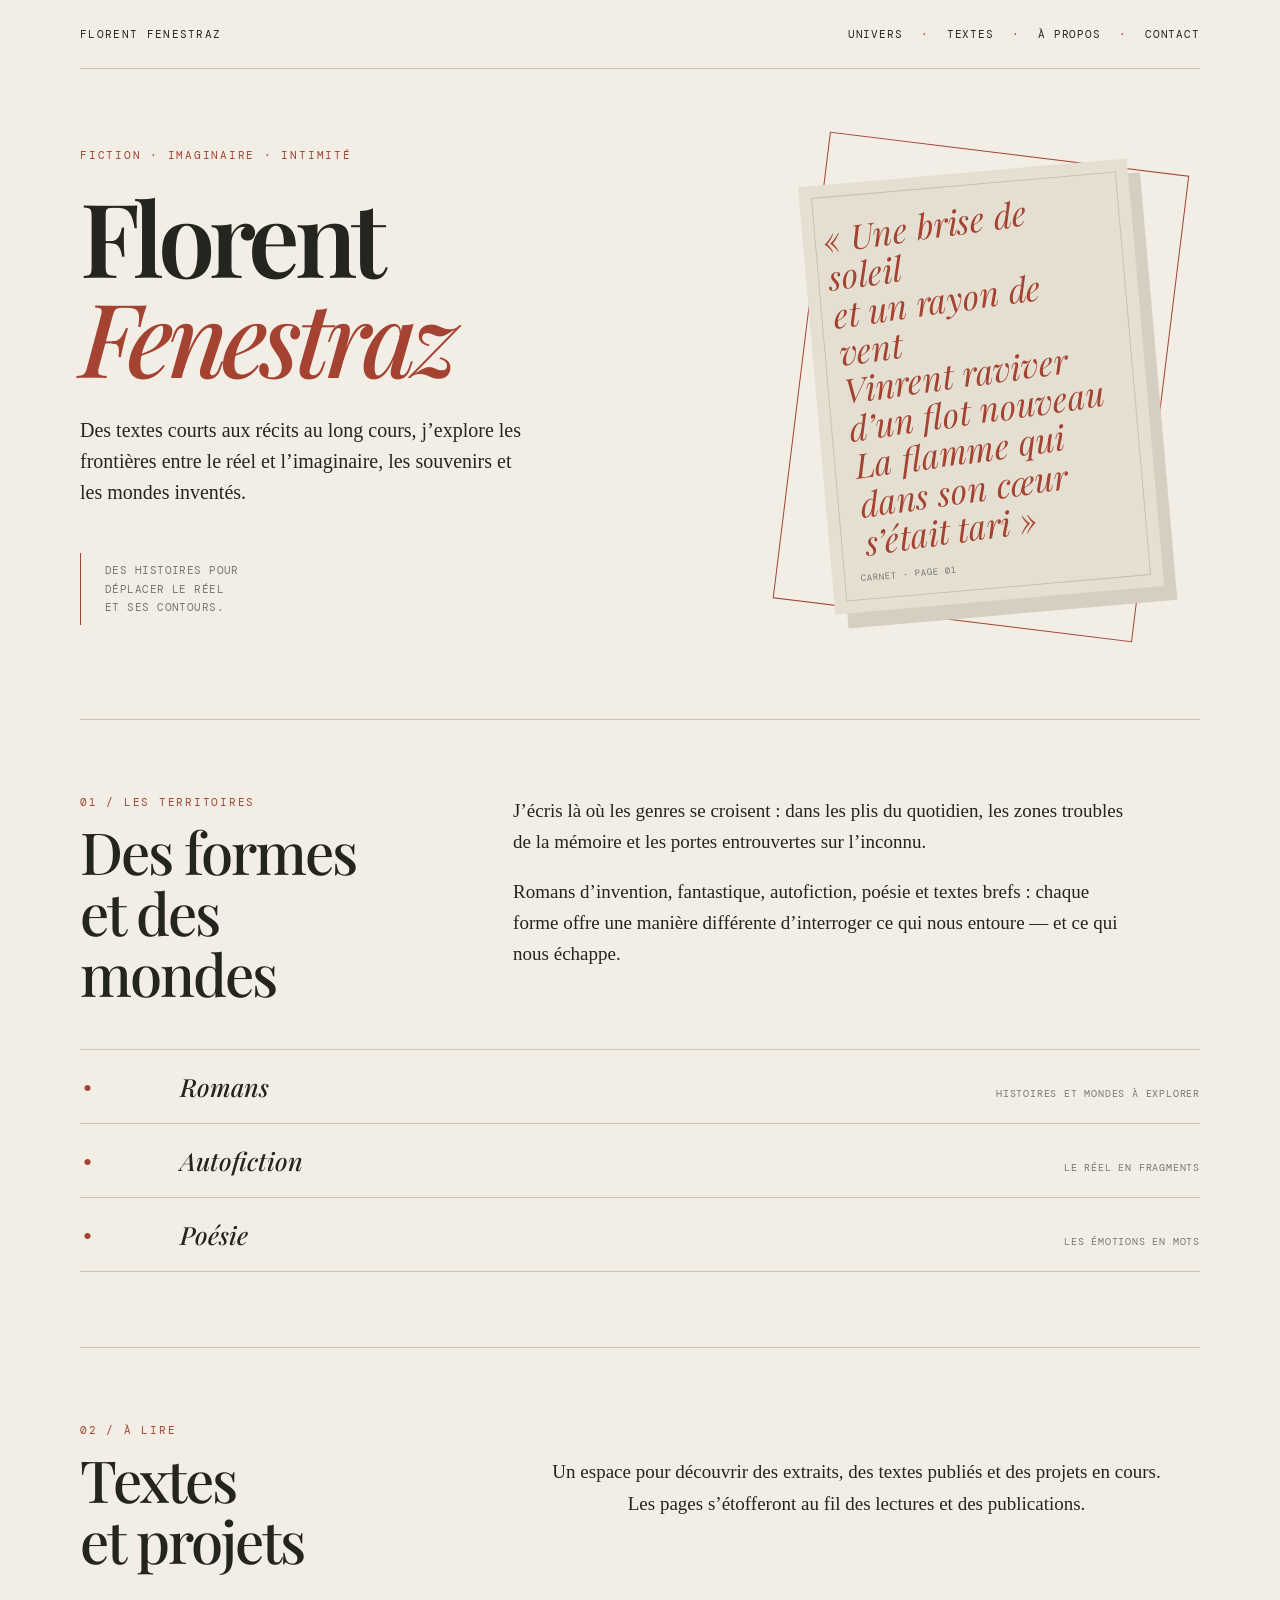
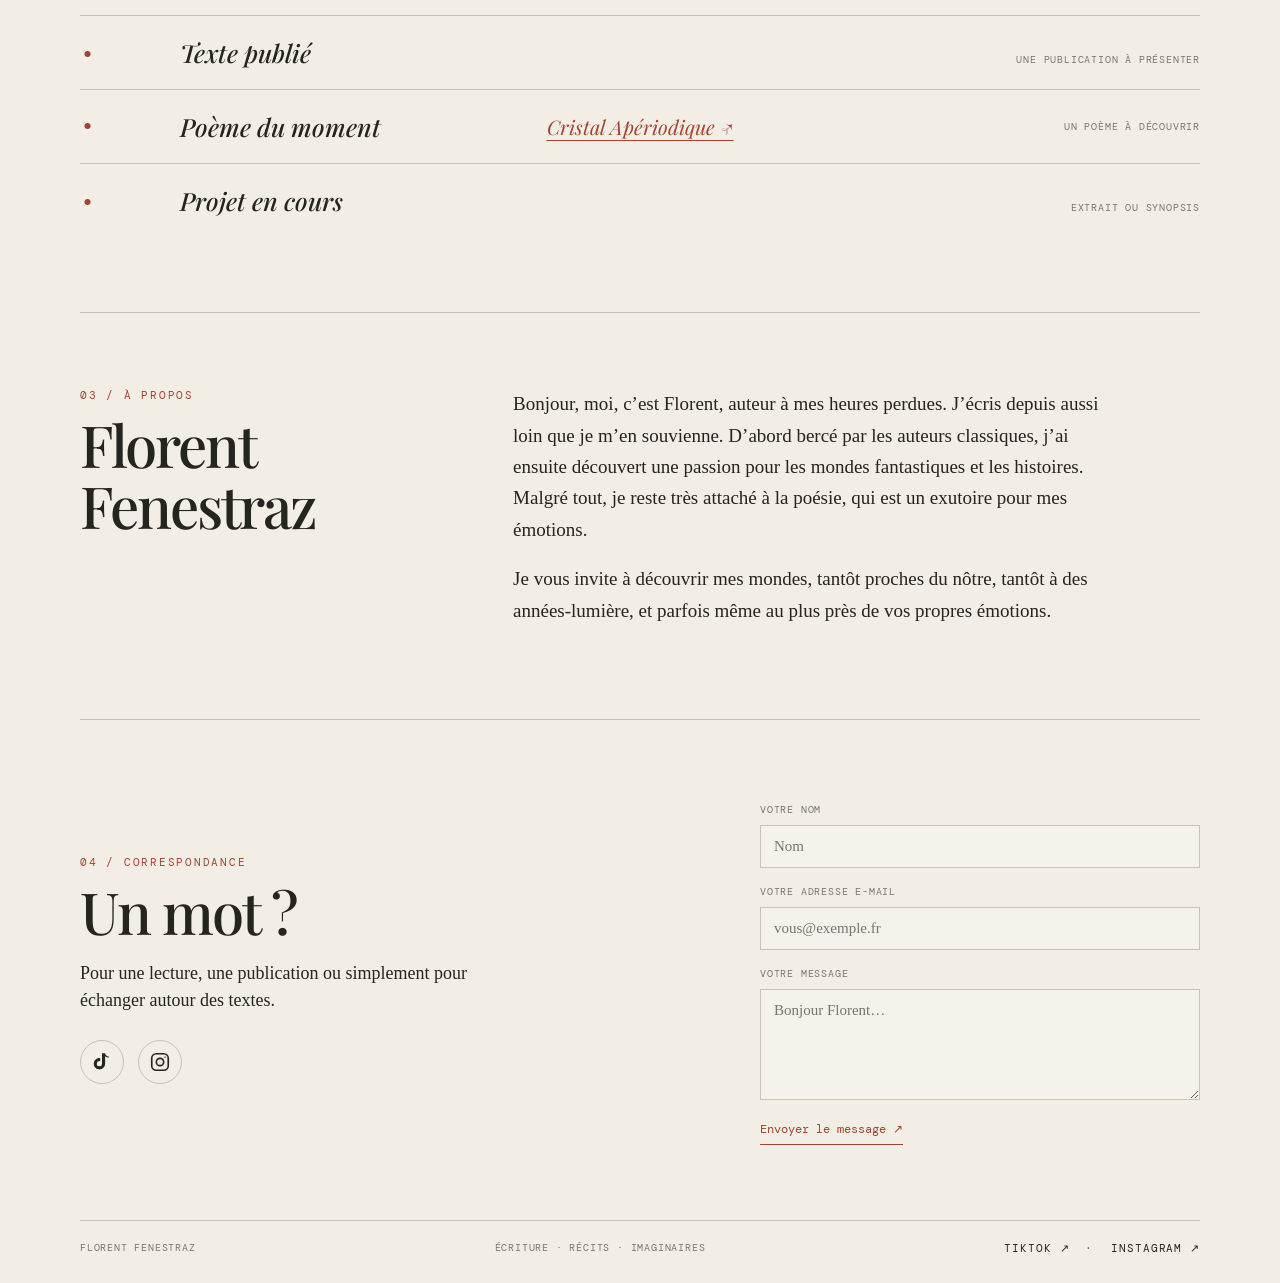
<file: index.html>
<!DOCTYPE html>
<html lang="fr">
<head>
<meta charset="UTF-8">
<meta name="viewport" content="width=device-width, initial-scale=1">
<meta name="description" content="Florent Fenestraz — Écriture, poésie et textes.">
<title>Florent Fenestraz — Écriture</title>
<link rel="preconnect" href="https://fonts.googleapis.com">
<link rel="preconnect" href="https://fonts.gstatic.com" crossorigin>
<link href="https://fonts.googleapis.com/css2?family=DM+Mono:wght@400&family=Playfair+Display:ital,wght@0,500;0,600;1,500;1,600&display=swap" rel="stylesheet">
<style>
:root{--paper:#f2eee5;--ink:#24251f;--muted:#77766d;--red:#a44332;--line:#c9c2b5}
*{box-sizing:border-box}html{scroll-behavior:smooth}body{margin:0;background:var(--paper);color:var(--ink);font-family:Georgia,serif}
.wrap{width:min(1120px,calc(100% - 48px));margin:auto}
header{display:flex;justify-content:space-between;align-items:center;padding:27px 0;border-bottom:1px solid var(--line)}
.mark{font:11px 'DM Mono',monospace;letter-spacing:.12em;text-transform:uppercase}
nav{display:flex;align-items:center;gap:18px}nav a{color:var(--ink);text-decoration:none;font:11px 'DM Mono',monospace;letter-spacing:.08em;text-transform:uppercase}nav a:hover{color:var(--red)}nav a+a::before{content:"·";color:var(--red);margin-right:18px}
.hero{min-height:650px;display:grid;grid-template-columns:1.15fr .85fr;align-items:center;gap:8%;padding:75px 0 90px}
.eyebrow{color:var(--red);font:11px 'DM Mono',monospace;letter-spacing:.16em;text-transform:uppercase}
h1{font:600 clamp(58px,8vw,112px)/.98 'Playfair Display',Georgia,serif;letter-spacing:-.055em;margin:24px 0 28px}h1 span{display:block;font-style:italic;color:var(--red);font-weight:500}
.intro{max-width:450px;font-size:20px;line-height:1.55}.hero-note{border-left:1px solid var(--red);padding:8px 0 8px 24px;max-width:260px;margin-top:45px;color:var(--muted);font:11px/1.7 'DM Mono',monospace;text-transform:uppercase;letter-spacing:.04em}
.art{position:relative;min-height:420px;display:flex;align-items:center;justify-content:center}.art:before{content:"";position:absolute;width:min(32vw,360px);aspect-ratio:.77;border:1px solid var(--red);transform:rotate(7deg)}
.paper-shape{position:relative;width:min(30vw,330px);aspect-ratio:.77;background:#e5dfd2;box-shadow:12px 15px 0 #d6cfc1;transform:rotate(-5deg);padding:28px;display:flex;flex-direction:column;justify-content:space-between}
.paper-shape:after{content:"";position:absolute;inset:12px;border:1px solid #c8bfb0;pointer-events:none}.scribble{font:italic clamp(21px,2.8vw,34px)/1.12 'Playfair Display',serif;color:var(--red);transform:rotate(-3deg)}.paper-foot{font:9px 'DM Mono',monospace;letter-spacing:.12em;text-transform:uppercase;color:var(--muted)}
section{border-top:1px solid var(--line);padding:75px 0}.section-head{display:grid;grid-template-columns:1fr 2fr;gap:8%}h2{font:500 clamp(34px,5vw,58px)/1.05 'Playfair Display',serif;margin:12px 0 0;letter-spacing:-.035em}
.section-copy{max-width:610px;font-size:19px;line-height:1.65}.section-copy p{margin:0 0 18px}#textes .section-head{align-items:center}#textes .section-copy{text-align:center;justify-self:center;align-self:center;margin:auto}
.works{margin-top:45px;border-top:1px solid var(--line)}#domaines .works .work:last-child,#domain .works .work:last-child,#textes .works .work:last-child{border-bottom:0}
.work{display:grid;grid-template-columns:80px 1fr auto;gap:20px;align-items:baseline;padding:20px 0;border-bottom:1px solid var(--line)}#domaines .work,#domain .work,#textes .work{grid-template-columns:80px minmax(0,1fr) auto}
.work small{font:25px 'DM Mono',monospace;line-height:1;color:var(--red)}.work strong{font:italic 25px 'Playfair Display',serif;font-weight:500}.work span{font:10px 'DM Mono',monospace;color:var(--muted);text-transform:uppercase;letter-spacing:.08em}
.work.poem-row{grid-template-columns:80px 1fr auto;align-items:center;position:relative}.work.poem-row .poem-label{grid-column:2;justify-self:start;font:italic 25px 'Playfair Display',serif;font-weight:500;color:var(--ink);text-transform:none;letter-spacing:normal}.work.poem-row .poem-bullet{grid-column:1;justify-self:start;font:25px 'DM Mono',monospace;line-height:1;color:var(--red)}.work.poem-row .poem-title{position:absolute;left:50%;transform:translateX(-50%);color:var(--red);font:italic 20px 'Playfair Display',serif;text-decoration:none;text-transform:none;letter-spacing:normal;border-bottom:1px solid var(--red);white-space:nowrap}.work.poem-row .poem-note{grid-column:3;justify-self:end;text-align:right;font:10px 'DM Mono',monospace;color:var(--muted);text-transform:uppercase;letter-spacing:.08em}
/* Contact : colonnes stables et centrage vertical du bloc d'introduction par rapport au formulaire */
.contact{display:grid;grid-template-columns:minmax(0,1fr) minmax(0,440px);align-items:center;column-gap:clamp(30px,8vw,120px)}
.contact-intro{max-width:440px}.contact-intro .contact-socials{display:flex;align-items:center;justify-content:flex-start;gap:14px;margin-top:26px}
.contact-intro .contact-socials a{flex:0 0 44px;display:inline-flex;align-items:center;justify-content:center;width:44px;height:44px;border:1px solid var(--line);border-radius:50%;color:var(--ink);text-decoration:none;transition:color .2s,border-color .2s,transform .2s}
.contact-intro .contact-socials a:hover{color:var(--red);border-color:var(--red);transform:translateY(-2px)}
.contact-intro .contact-socials svg{display:block;width:22px;height:22px}.contact p{max-width:420px;font-size:18px;line-height:1.5}
.mail{display:inline-block;color:var(--red);font:12px 'DM Mono',monospace;text-decoration:none;border-bottom:1px solid var(--red);padding-bottom:7px}
.contact-form{width:min(100%,440px)}.contact-form form{display:grid;gap:9px}.contact-form label{margin-top:8px;color:var(--muted);font:10px 'DM Mono',monospace;letter-spacing:.08em;text-transform:uppercase}
.contact-form input,.contact-form textarea{width:100%;border:1px solid var(--line);border-radius:0;background:rgba(255,255,255,.22);color:var(--ink);padding:12px 13px;font:15px Georgia,serif}
.contact-form input:focus,.contact-form textarea:focus{outline:1px solid var(--red);border-color:var(--red)}.contact-form textarea{resize:vertical}
.contact-form button{justify-self:start;margin-top:12px;border:0;border-bottom:1px solid var(--red);background:transparent;color:var(--red);padding:0 0 7px;cursor:pointer;font:12px 'DM Mono',monospace}.contact-form button:hover{color:var(--ink);border-color:var(--ink)}
footer{border-top:1px solid var(--line);padding:20px 0 28px;display:flex;justify-content:space-between;align-items:center;gap:16px;color:var(--muted);font:10px 'DM Mono',monospace;text-transform:uppercase;letter-spacing:.08em}.socials{display:flex;align-items:center;gap:16px}.socials a{color:var(--ink);text-decoration:none}.socials a:hover{color:var(--red)}
@media(max-width:700px){.wrap{width:min(100% - 36px,540px)}header{align-items:flex-start;gap:20px;flex-direction:column}nav{gap:10px;flex-wrap:wrap}nav a+a::before{margin-right:10px}
.hero{grid-template-columns:1fr;padding:65px 0 55px;gap:30px;min-height:auto}.art{min-height:340px}.paper-shape{width:230px}.art:before{width:250px}.section-head{grid-template-columns:1fr;gap:24px}section{padding:55px 0}
.work{grid-template-columns:48px 1fr;gap:12px}.work span{grid-column:2}.work.poem-row{grid-template-columns:1fr auto}.work.poem-row .poem-label{grid-column:1/-1}.work.poem-row .poem-title{justify-self:center}.work.poem-row .poem-note{grid-column:2}
.contact{grid-template-columns:1fr;row-gap:34px}.contact-form{width:100%}footer{gap:10px;flex-direction:column}}
</style>
</head>
<body>
<div class="wrap">
<header><div class="mark">Florent Fenestraz</div><nav aria-label="Navigation principale"><a href="#univers">Univers</a><a href="#textes">Textes</a><a href="#apropos">À propos</a><a href="#contact">Contact</a></nav></header>
<main>
<div class="hero"><div><div class="eyebrow">Fiction · imaginaire · intimité</div><h1>Florent <span>Fenestraz</span></h1><p class="intro">Des textes courts aux récits au long cours, j’explore les frontières entre le réel et l’imaginaire, les souvenirs et les mondes inventés.</p><div class="hero-note">Des histoires pour<br>déplacer le réel<br>et ses contours.</div></div>
<div class="art" aria-hidden="true"><div class="paper-shape"><div class="scribble">« Une brise de soleil<br>et un rayon de vent<br>Vinrent raviver d’un flot nouveau<br>La flamme qui dans son cœur s’était tari »</div><div class="paper-foot">Carnet · page 01</div></div></div></div>
<section id="univers"><div class="section-head"><div><div class="eyebrow">01 / Les territoires</div><h2>Des formes<br>et des mondes</h2></div><div class="section-copy"><p>J’écris là où les genres se croisent : dans les plis du quotidien, les zones troubles de la mémoire et les portes entrouvertes sur l’inconnu.</p><p>Romans d’invention, fantastique, autofiction, poésie et textes brefs : chaque forme offre une manière différente d’interroger ce qui nous entoure — et ce qui nous échappe.</p></div></div><div class="works"><div class="work"><small>•</small><strong>Romans</strong><span>Histoires et mondes à explorer</span></div><div class="work"><small>•</small><strong>Autofiction</strong><span>Le réel en fragments</span></div><div class="work"><small>•</small><strong>Poésie</strong><span>Les émotions en mots</span></div></div></section>
<section id="textes"><div class="section-head"><div><div class="eyebrow">02 / À lire</div><h2>Textes<br>et projets</h2></div><div class="section-copy"><p>Un espace pour découvrir des extraits, des textes publiés et des projets en cours. Les pages s’étofferont au fil des lectures et des publications.</p></div></div><div class="works"><div class="work"><small>•</small><strong>Texte publié</strong><span>Une publication à présenter</span></div><div class="work poem-row"><span class="poem-bullet">•</span><strong class="poem-label">Poème du moment</strong><a class="poem-title" href="cristal-aperiodique.html">Cristal Apériodique ↗</a><span class="poem-note">Un poème à découvrir</span></div><div class="work"><small>•</small><strong>Projet en cours</strong><span>Extrait ou synopsis</span></div></div></section>
<section id="apropos"><div class="section-head"><div><div class="eyebrow">03 / À propos</div><h2>Florent<br>Fenestraz</h2></div><div class="section-copy"><p>Bonjour, moi, c’est Florent, auteur à mes heures perdues. J’écris depuis aussi loin que je m’en souvienne. D’abord bercé par les auteurs classiques, j’ai ensuite découvert une passion pour les mondes fantastiques et les histoires. Malgré tout, je reste très attaché à la poésie, qui est un exutoire pour mes émotions.</p><p>Je vous invite à découvrir mes mondes, tantôt proches du nôtre, tantôt à des années-lumière, et parfois même au plus près de vos propres émotions.</p></div></div></section>
<section id="contact"><div class="contact"><div class="contact-intro"><div class="eyebrow">04 / Correspondance</div><h2>Un mot ?</h2><p>Pour une lecture, une publication ou simplement pour échanger autour des textes.</p>
<div class="contact-socials" aria-label="Réseaux sociaux">
<a href="https://www.tiktok.com/@florentfenestraz" target="_blank" rel="noopener noreferrer" aria-label="TikTok"><svg viewBox="0 0 24 24" fill="currentColor" aria-hidden="true"><path d="M19.6 7.1a6.8 6.8 0 0 1-4.2-1.4v8.1a6.2 6.2 0 1 1-5.4-6.1v3.4a2.8 2.8 0 1 0 2 2.7V2.5h3.4c.2 2 1.8 3.6 4.2 3.8v.8z"/></svg></a>
<a href="https://www.instagram.com/florentfenestraz/?hl=fr" target="_blank" rel="noopener noreferrer" aria-label="Instagram"><svg viewBox="0 0 24 24" fill="none" stroke="currentColor" stroke-width="1.8" aria-hidden="true"><rect x="3" y="3" width="18" height="18" rx="5"/><circle cx="12" cy="12" r="4"/><circle cx="17.5" cy="6.8" r=".8" fill="currentColor" stroke="none"/></svg></a>
</div></div>
<div class="contact-form"><form action="https://formsubmit.co/florent.fenestraz@gmail.com" method="POST"><input type="hidden" name="_subject" value="Message depuis le site de Florent Fenestraz"><input type="hidden" name="_captcha" value="true"><input type="hidden" name="_template" value="table"><label for="name">Votre nom</label><input id="name" name="name" type="text" autocomplete="name" placeholder="Nom" required><label for="email">Votre adresse e-mail</label><input id="email" name="email" type="email" autocomplete="email" placeholder="vous@exemple.fr" required><label for="message">Votre message</label><textarea id="message" name="message" rows="5" placeholder="Bonjour Florent…" required></textarea><button type="submit">Envoyer le message ↗</button></form></div></div></section>
</main>
<footer><span>Florent Fenestraz</span><span>Écriture · récits · imaginaires</span><nav class="socials" aria-label="Réseaux sociaux"><a href="https://www.tiktok.com/@florentfenestraz" target="_blank" rel="noopener noreferrer">TikTok ↗</a><a href="https://www.instagram.com/florentfenestraz/?hl=fr" target="_blank" rel="noopener noreferrer">Instagram ↗</a></nav></footer>
</div>
</body>
</html>
</file>
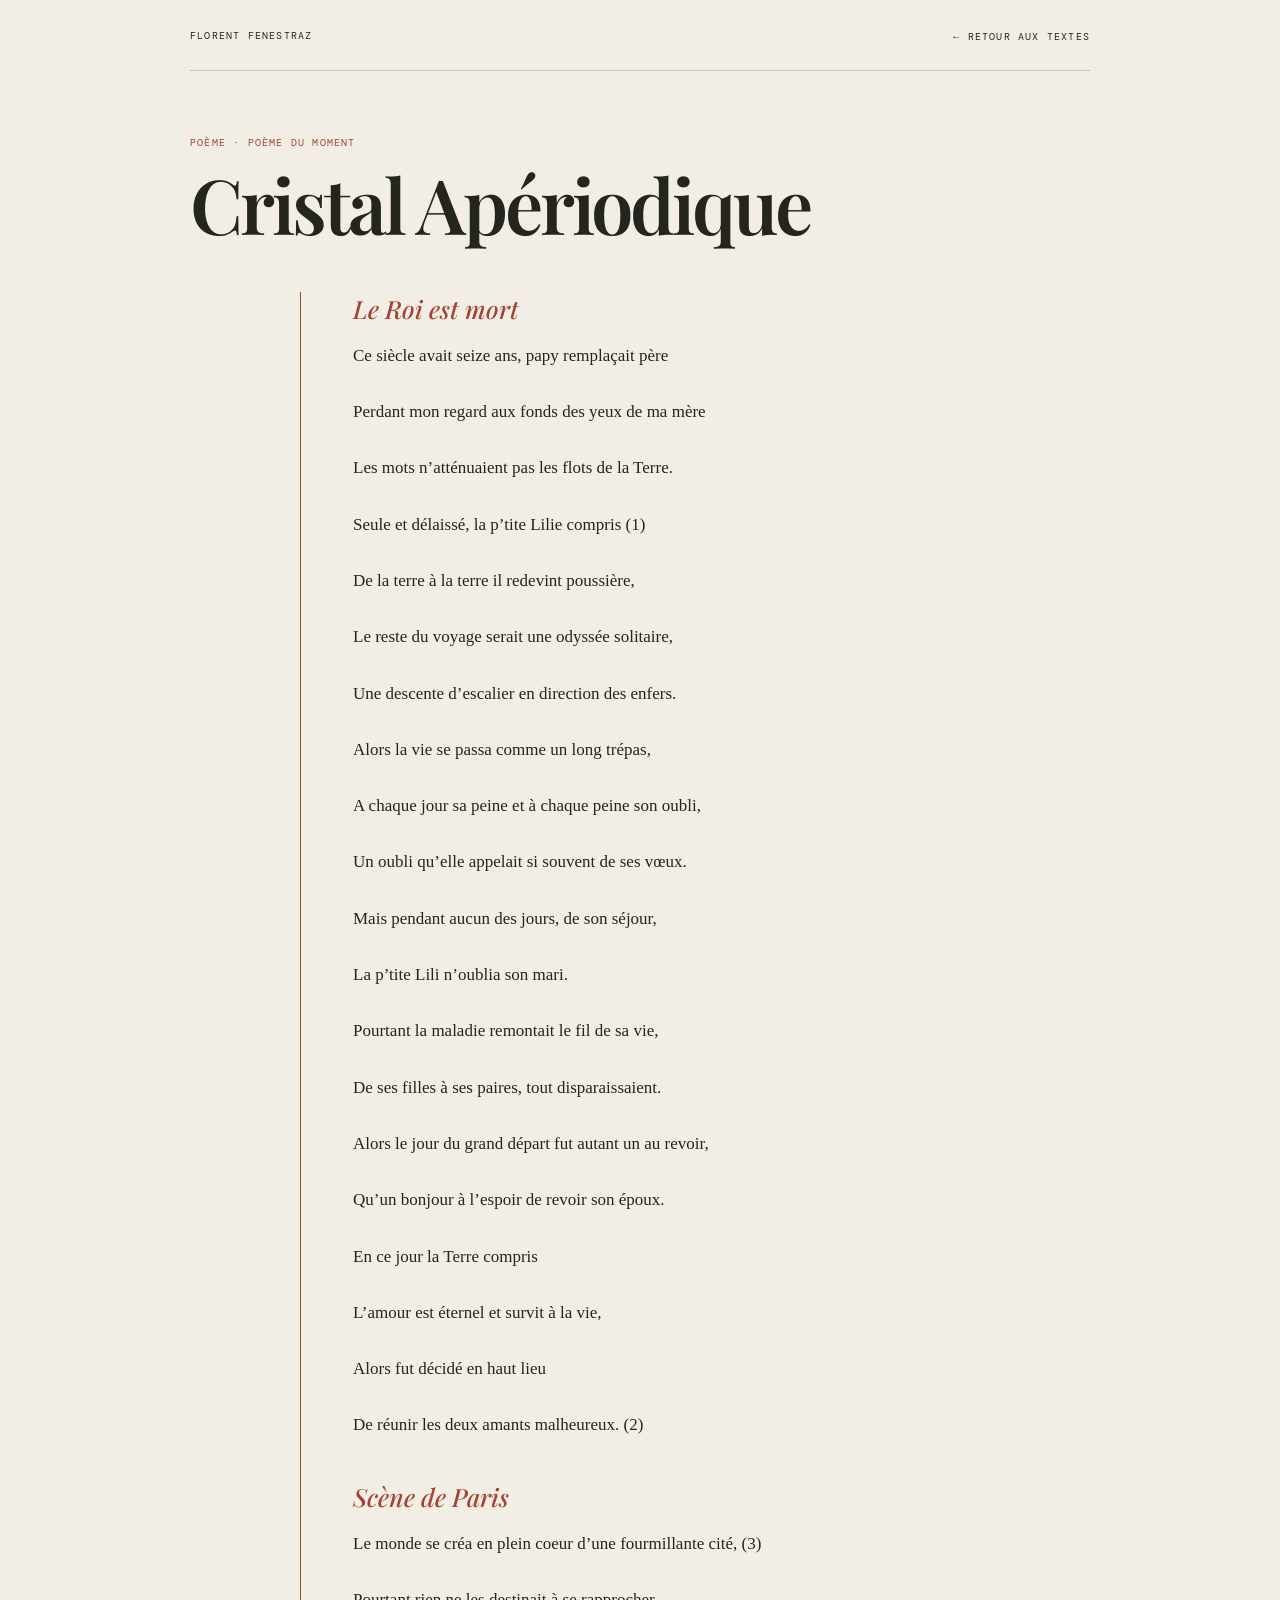
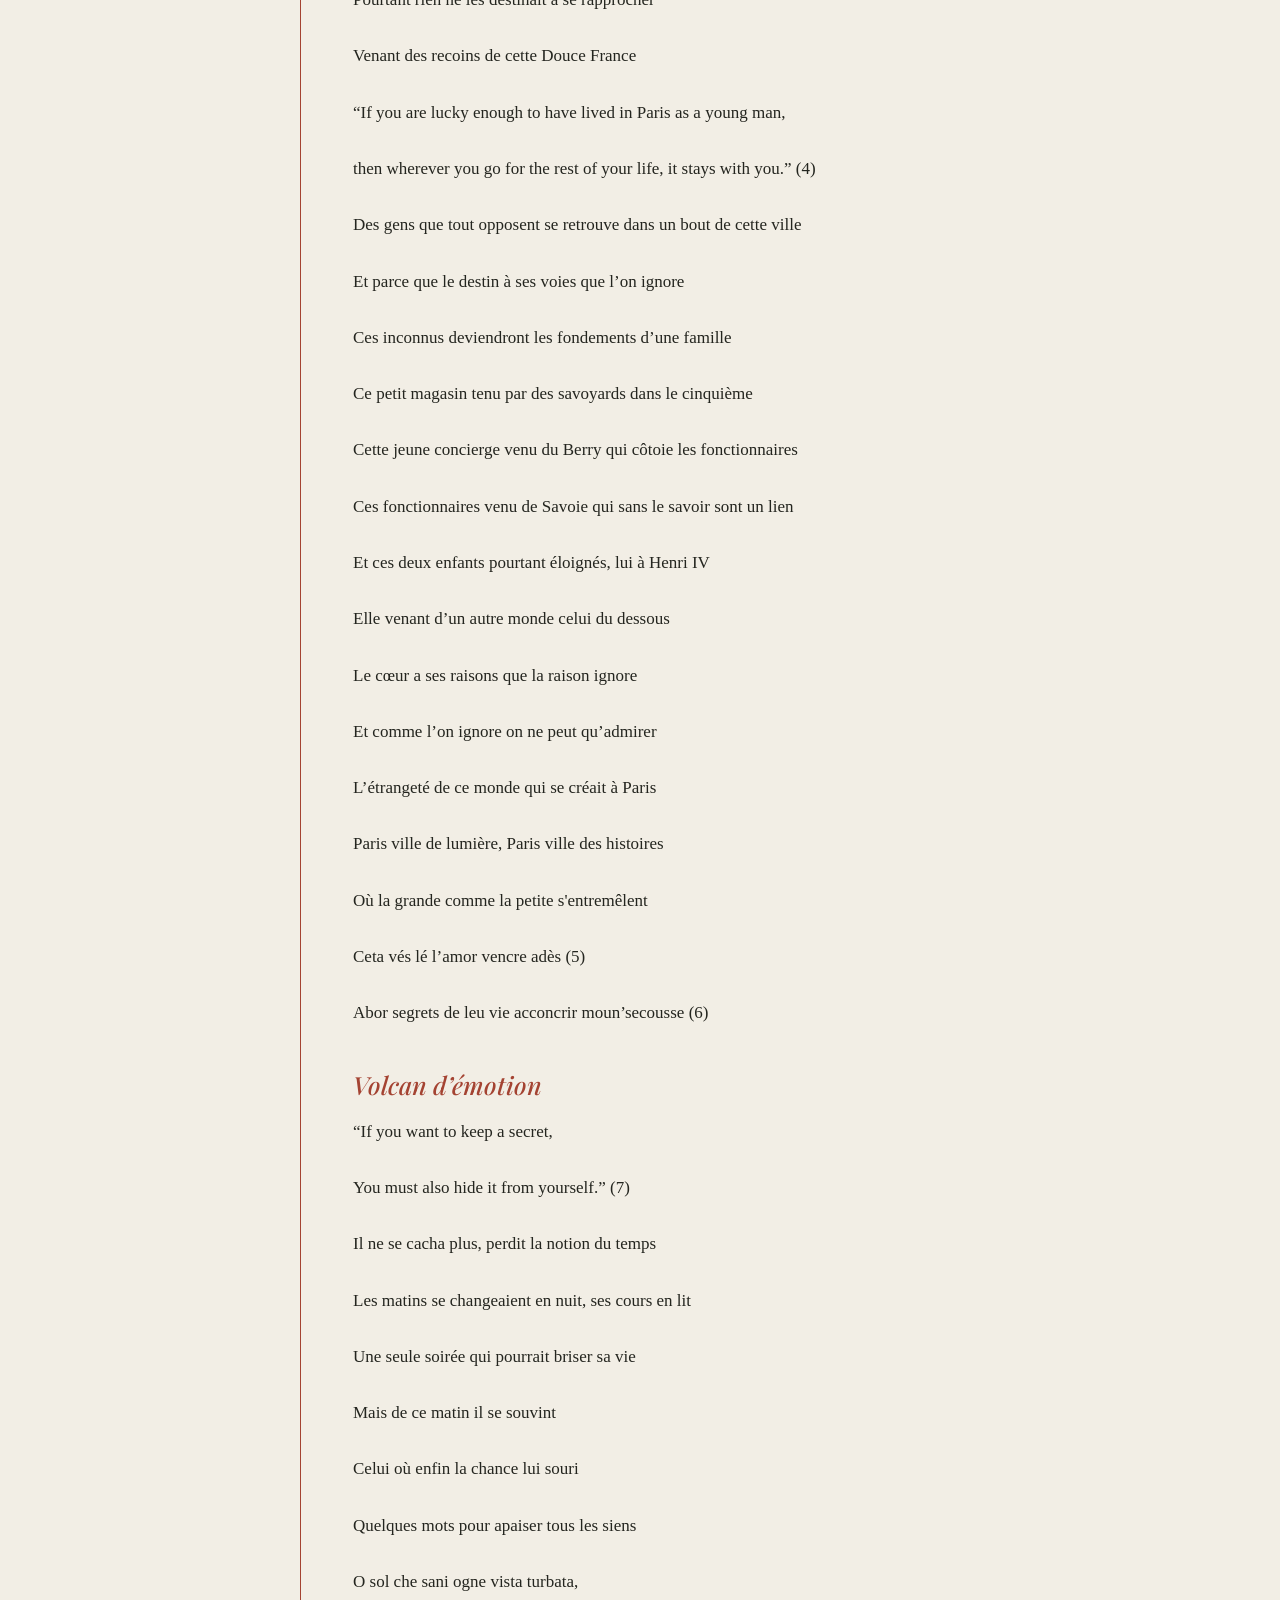
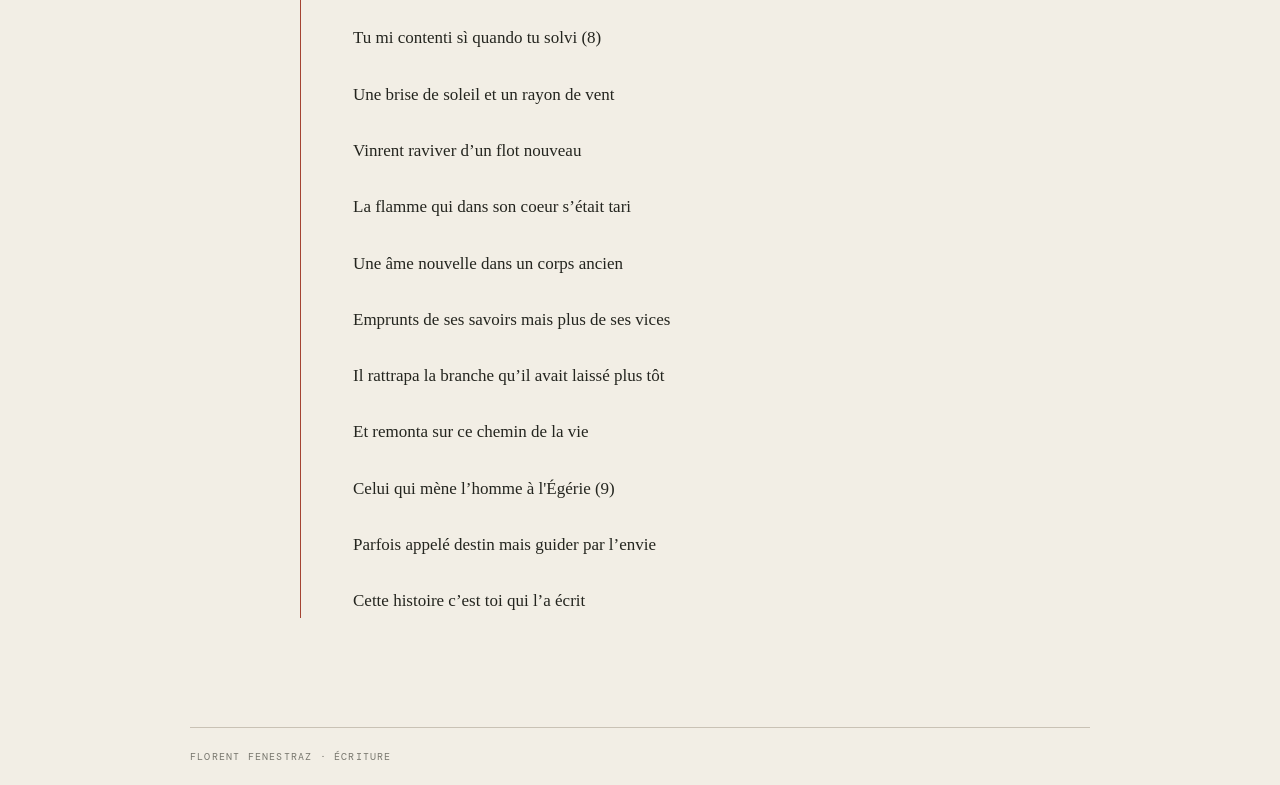
<file: cristal-aperiodique.html>
<!DOCTYPE html>
<html lang="fr"><head><meta charset="UTF-8"><meta name="viewport" content="width=device-width, initial-scale=1">
<title>Cristal Apériodique — Florent Fenestraz</title>
<link rel="preconnect" href="https://fonts.googleapis.com"><link rel="preconnect" href="https://fonts.gstatic.com" crossorigin>
<link href="https://fonts.googleapis.com/css2?family=DM+Mono:wght@400&family=Playfair+Display:ital,wght@0,500;0,600;1,500;1,600&display=swap" rel="stylesheet">
<style>
:root{--paper:#f2eee5;--ink:#24251f;--muted:#77766d;--red:#a44332;--line:#c9c2b5}
*{box-sizing:border-box}body{margin:0;background:var(--paper);color:var(--ink);font-family:Georgia,serif}
.wrap{width:min(900px,calc(100% - 40px));margin:auto}
header{padding:26px 0;border-bottom:1px solid var(--line);display:flex;justify-content:space-between;gap:20px;align-items:center}
.mark,nav a,.eyebrow,footer{font:10px 'DM Mono',monospace;letter-spacing:.12em;text-transform:uppercase}
nav a{color:var(--ink);text-decoration:none}nav a:hover{color:var(--red)}
main{padding:65px 0 85px}.eyebrow{color:var(--red)}
h1{font:600 clamp(42px,7vw,76px)/1.05 'Playfair Display',Georgia,serif;letter-spacing:-.04em;margin:15px 0 48px}
.poem{max-width:680px;margin:auto;border-left:1px solid var(--red);padding:0 0 0 clamp(20px,5vw,52px)}
.poem h2{font:italic 25px 'Playfair Display',Georgia,serif;font-weight:500;color:var(--red);margin:38px 0 15px}
.poem p{font:17px/1.9 Georgia,serif;margin:0 0 24px}
footer{border-top:1px solid var(--line);padding:22px 0;color:var(--muted)}
@media(max-width:600px){header{align-items:flex-start;flex-direction:column}main{padding:45px 0 60px}.poem p{font-size:16px}}
</style></head><body><div class="wrap">
<header><div class="mark">Florent Fenestraz</div><nav><a href="index.html#textes">← Retour aux textes</a></nav></header>
<main><div class="eyebrow">Poème · Poème du moment</div><h1>Cristal Apériodique</h1><article class="poem"><h2>Le Roi est mort</h2>
<p>Ce siècle avait seize ans, papy remplaçait père</p>
<p>Perdant mon regard aux fonds des yeux de ma mère</p>
<p>Les mots n’atténuaient pas les flots de la Terre.</p>
<p>Seule et délaissé, la p’tite Lilie compris (1)</p>
<p>De la terre à la terre il redevint poussière,</p>
<p>Le reste du voyage serait une odyssée solitaire,</p>
<p>Une descente d’escalier en direction des enfers.</p>
<p>Alors la vie se passa comme un long trépas,</p>
<p>A chaque jour sa peine et à chaque peine son oubli,</p>
<p>Un oubli qu’elle appelait si souvent de ses vœux.</p>
<p>Mais pendant aucun des jours, de son séjour,</p>
<p>La p’tite Lili n’oublia son mari.</p>
<p>Pourtant la maladie remontait le fil de sa vie,</p>
<p>De ses filles à ses paires, tout disparaissaient.</p>
<p>Alors le jour du grand départ fut autant un au revoir,</p>
<p>Qu’un bonjour à l’espoir de revoir son époux.</p>
<p>En ce jour la Terre compris</p>
<p>L’amour est éternel et survit à la vie,</p>
<p>Alors fut décidé en haut lieu</p>
<p>De réunir les deux amants malheureux. (2)</p>
<h2>Scène de Paris</h2>
<p>Le monde se créa en plein coeur d’une fourmillante cité, (3)</p>
<p>Pourtant rien ne les destinait à se rapprocher</p>
<p>Venant des recoins de cette Douce France</p>
<p>“If you are lucky enough to have lived in Paris as a young man,</p>
<p>then wherever you go for the rest of your life, it stays with you.” (4)</p>
<p>Des gens que tout opposent se retrouve dans un bout de cette ville</p>
<p>Et parce que le destin à ses voies que l’on ignore</p>
<p>Ces inconnus deviendront les fondements d’une famille</p>
<p>Ce petit magasin tenu par des savoyards dans le cinquième</p>
<p>Cette jeune concierge venu du Berry qui côtoie les fonctionnaires</p>
<p>Ces fonctionnaires venu de Savoie qui sans le savoir sont un lien</p>
<p>Et ces deux enfants pourtant éloignés, lui à Henri IV</p>
<p>Elle venant d’un autre monde celui du dessous</p>
<p>Le cœur a ses raisons que la raison ignore</p>
<p>Et comme l’on ignore on ne peut qu’admirer</p>
<p>L’étrangeté de ce monde qui se créait à Paris</p>
<p>Paris ville de lumière, Paris ville des histoires</p>
<p>Où la grande comme la petite s&#x27;entremêlent</p>
<p>Ceta vés lé l’amor vencre adès (5)</p>
<p>Abor segrets de leu vie acconcrir moun’secousse (6)</p>
<h2>Volcan d’émotion</h2>
<p>“If you want to keep a secret,</p>
<p>You must also hide it from yourself.” (7)</p>
<p>Il ne se cacha plus, perdit la notion du temps</p>
<p>Les matins se changeaient en nuit, ses cours en lit</p>
<p>Une seule soirée qui pourrait briser sa vie</p>
<p>Mais de ce matin il se souvint</p>
<p>Celui où enfin la chance lui souri</p>
<p>Quelques mots pour apaiser tous les siens</p>
<p>O sol che sani ogne vista turbata,</p>
<p>Tu mi contenti sì quando tu solvi (8)</p>
<p>Une brise de soleil et un rayon de vent</p>
<p>Vinrent raviver d’un flot nouveau</p>
<p>La flamme qui dans son coeur s’était tari</p>
<p>Une âme nouvelle dans un corps ancien</p>
<p>Emprunts de ses savoirs mais plus de ses vices</p>
<p>Il rattrapa la branche qu’il avait laissé plus tôt</p>
<p>Et remonta sur ce chemin de la vie</p>
<p>Celui qui mène l’homme à l&#x27;Égérie (9)</p>
<p>Parfois appelé destin mais guider par l’envie</p>
<p>Cette histoire c’est toi qui l’a écrit</p></article></main>
<footer>Florent Fenestraz · Écriture</footer></div></body></html>
</file>
